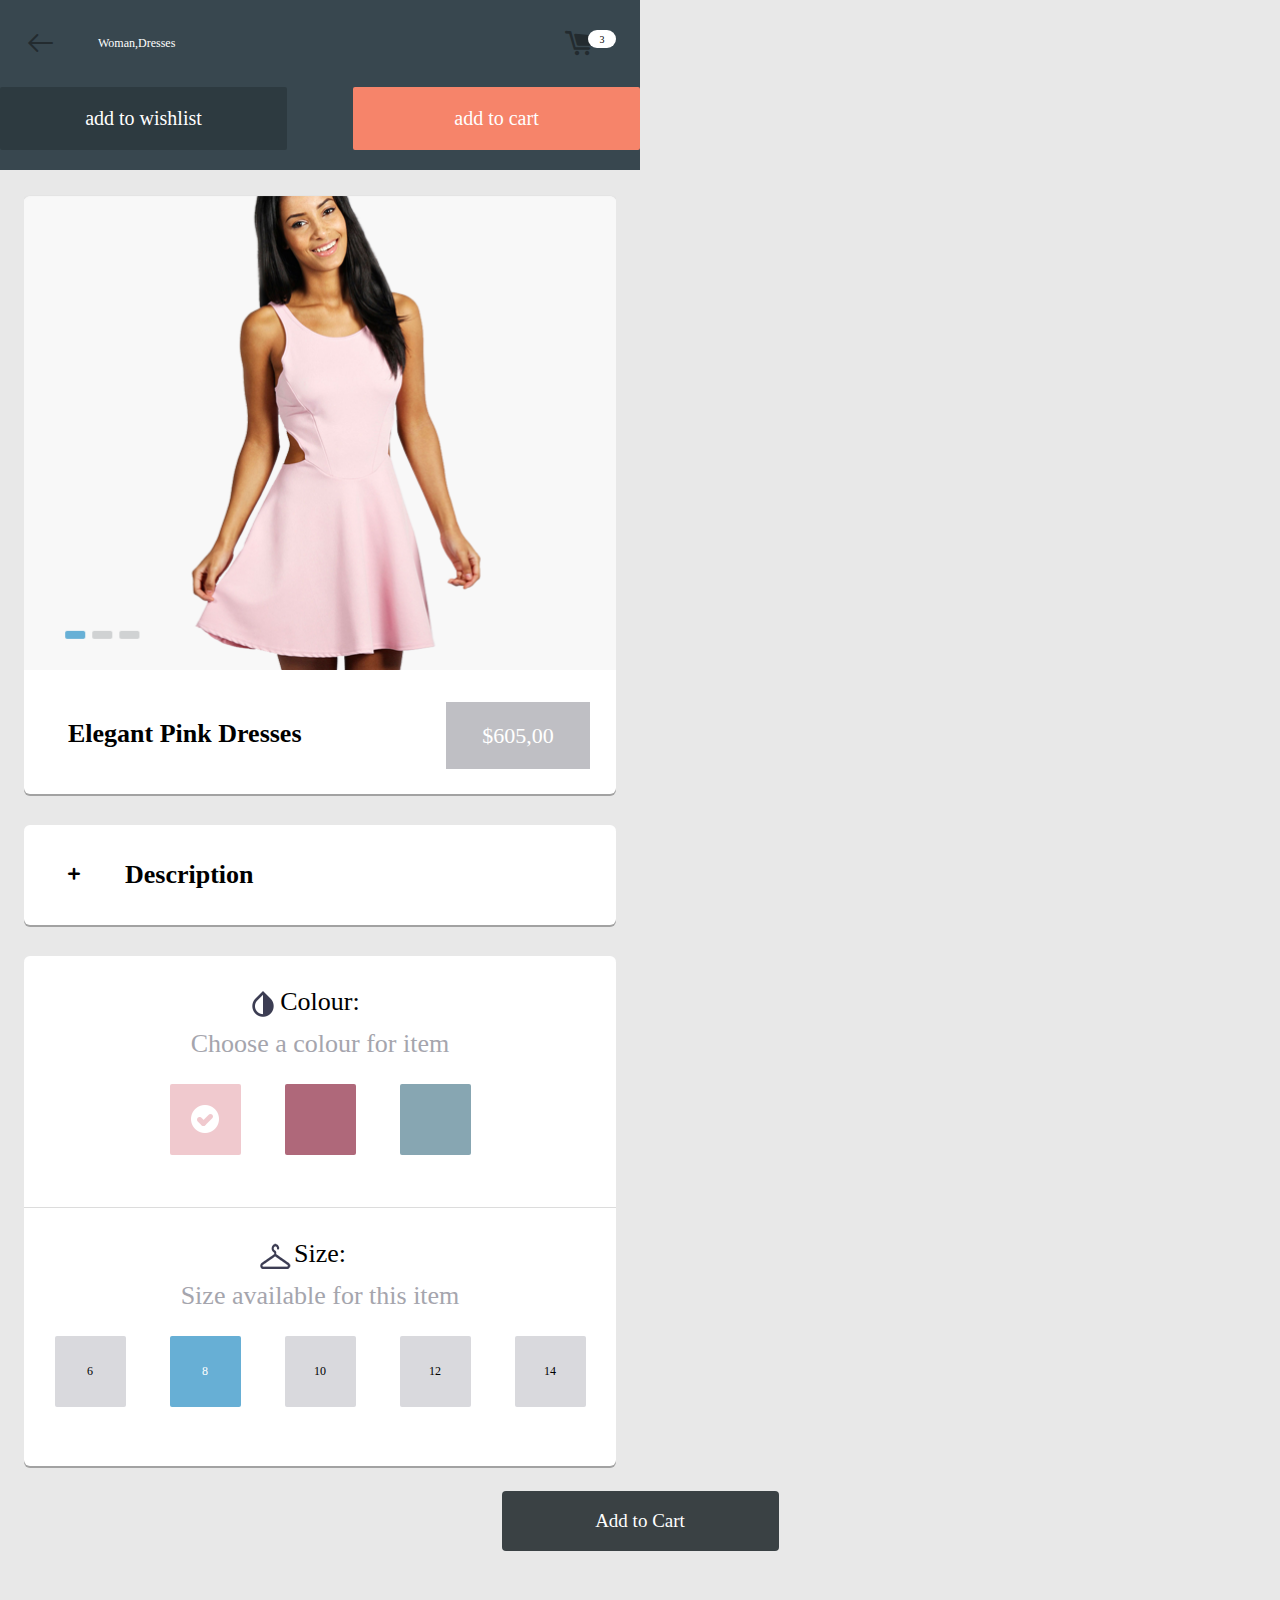
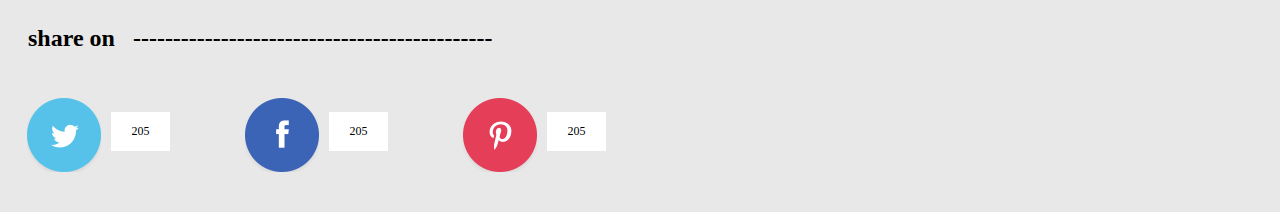
<file: index.html>
<!DOCTYPE html>
<html lang="en">
<head>
    <meta charset="UTF-8">
    <meta name="viewport" content="width=device-width, initial-scale=1.0">
	<meta http-equiv="X-UA-Compatible" content="ie=edge">
    <title>商城</title>
    <link rel="stylesheet" href="css/common.css">
    <link rel="stylesheet" href="css/style.css">
    <link rel="stylesheet" href="font/iconfont.css">
    <script>
        window.onload = window.onresize = function(){
	        var view_width = document.getElementsByTagName('html')[0].getBoundingClientRect().width;
	        var _html = document.getElementsByTagName('html')[0];
	        view_width>640?_html.style.fontSize = 640 / 16 + 'px':_html.style.fontSize = view_width / 16 + 'px';
	    }
    </script>
</head>
<body>
    <header>
        <div class="top clearfix">
            <span class="iconfont fl">&#xe65d;</span>
            <h3 class="fl">Woman,Dresses</h3>
            <span class="iconfont fr" style="margin-right: 0.5rem;">&#xe605;<em>3</em></span>
        </div>
        <div class="bottom clearfix">
            <a href="#" class="fl btn1">add to wishlist</a><a href="#" class="fr btn2">add to cart</a>
        </div>
    </header>
    <div class="bn">
        <div class="banner">
            <div>
                <img src="img/banner.png" alt="">
            </div>
            <div class="text">
                <p class="fl">Elegant Pink Dresses</p>
                <a href="#" class="fr">$605,00</a>
            </div>
        </div>

        <div class="banner1">
            <span class="iconfont fl text">&#xe721;</span>
            <p class="fl">Description</p>
        </div>

        <div class="banner2">
            <div class="top">
                <h3 class="col">
                    Colour:
                </h3>
                <p>Choose a colour for item</p>
                <div class="span"><span class="span1"></span><span class="span2"></span><span class="span3"></span></div>
            </div>
            <div class="bottom">
                <h3 class="size">
                    Size:
                </h3>
                <p>Size available for this item</p>
                <div class="span"><span>6</span><span class="active">8</span><span>10</span><span>12</span><span>14</span></div>
            </div>
        </div>
    </div>
    <div class="add">
        <a href="#">Add to Cart</a>
    </div>
    <footer class="clearfix">
        <h3>share on &nbsp;&nbsp;---------------------------------------------</h3>
        <div class="bottom">
            <ul>
                <li style="margin-left: 0.675rem;">
                    <img src="img/ftt1.png" alt="">
                    <span>205</span>
                </li>
                <li>
                    <img src="img/ftt2.png" alt="">
                    <span>205</span>
                </li>
                <li>
                    <img src="img/ftt3.png" alt="">
                    <span>205</span>
                </li>
            </ul>
        </div>
    </footer>
</body>
</html>
</file>
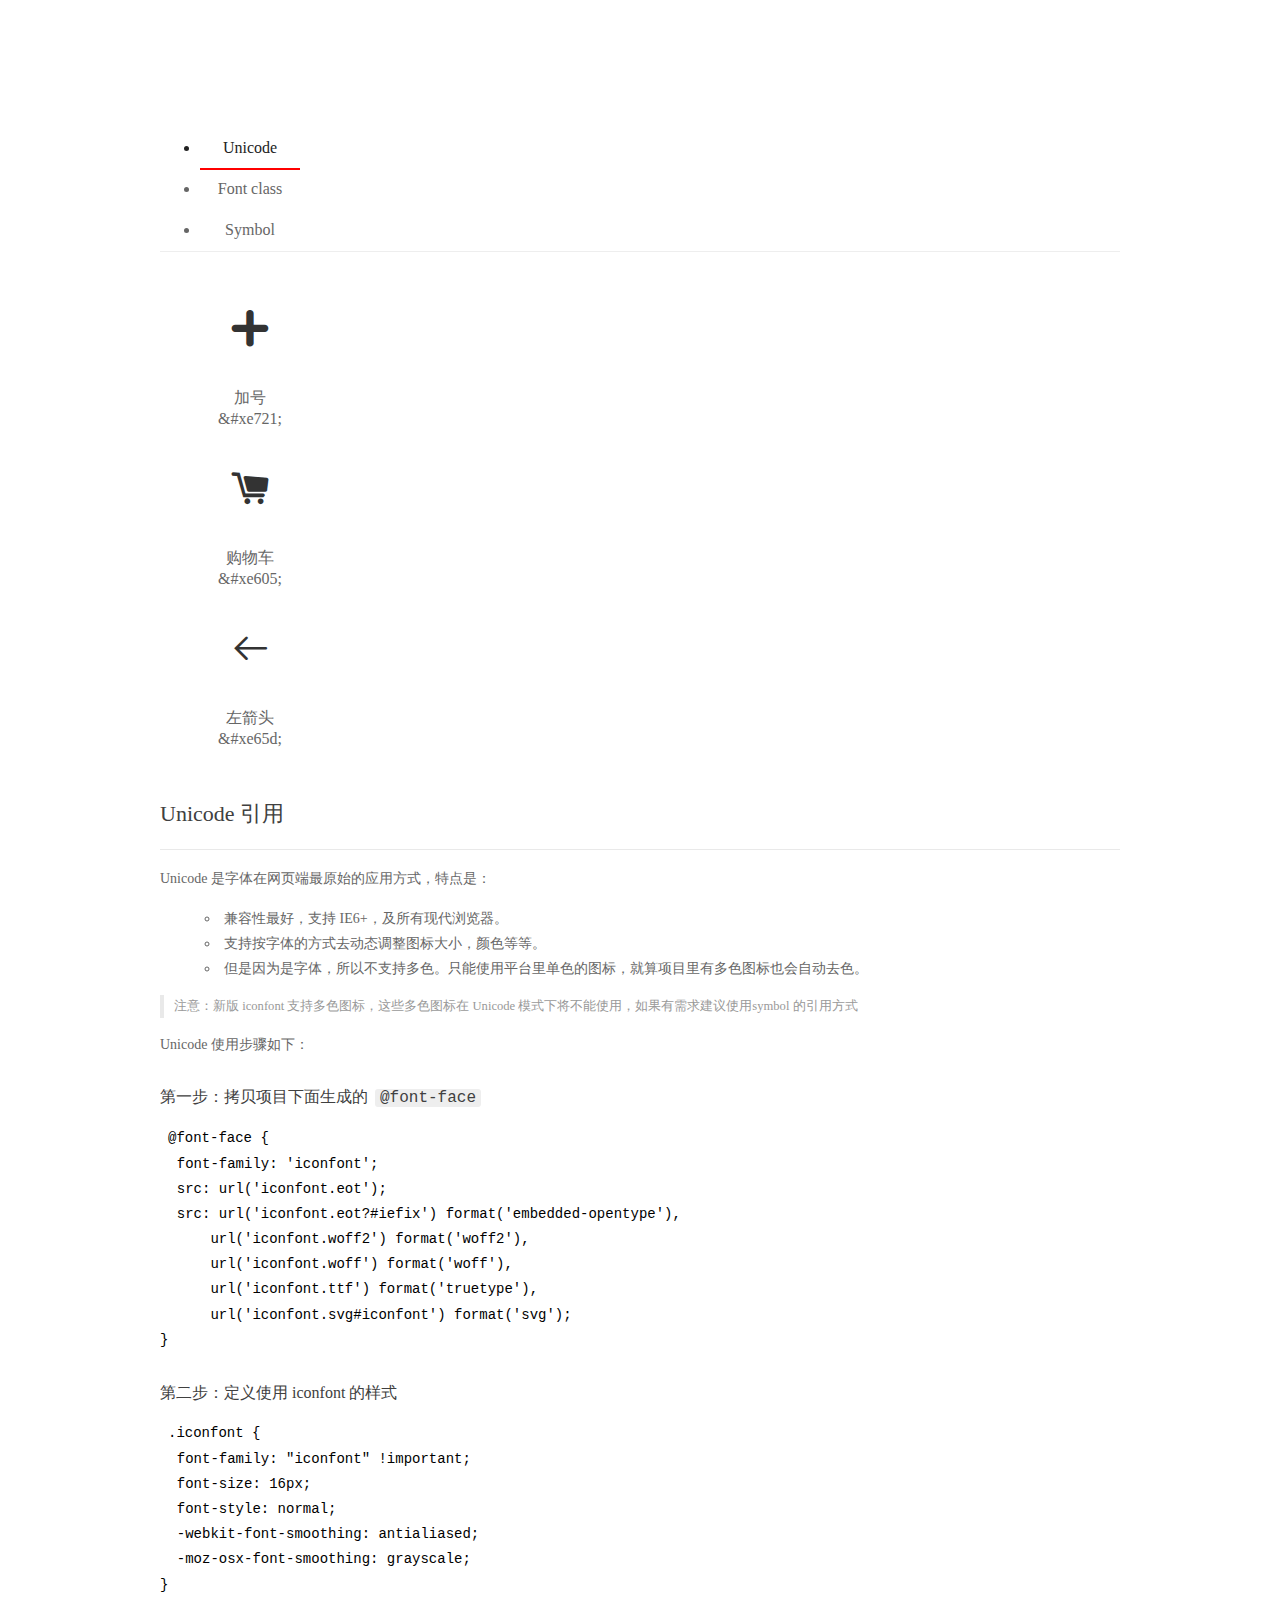
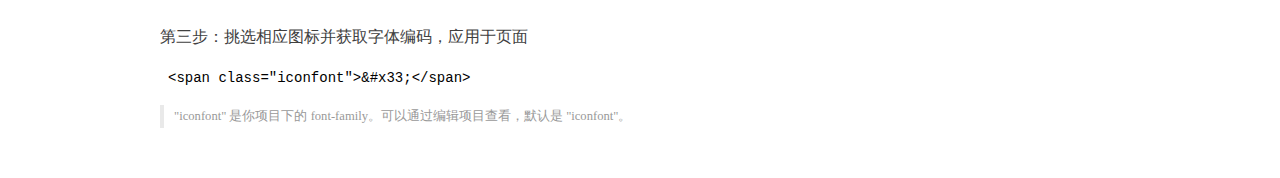
<file: font/demo_index.html>
<!DOCTYPE html>
<html>
<head>
  <meta charset="utf-8"/>
  <title>IconFont Demo</title>
  <link rel="shortcut icon" href="https://img.alicdn.com/tps/i4/TB1_oz6GVXXXXaFXpXXJDFnIXXX-64-64.ico" type="image/x-icon"/>
  <link rel="stylesheet" href="https://g.alicdn.com/thx/cube/1.3.2/cube.min.css">
  <link rel="stylesheet" href="demo.css">
  <link rel="stylesheet" href="iconfont.css">
  <script src="iconfont.js"></script>
  <!-- jQuery -->
  <script src="https://a1.alicdn.com/oss/uploads/2018/12/26/7bfddb60-08e8-11e9-9b04-53e73bb6408b.js"></script>
  <!-- 代码高亮 -->
  <script src="https://a1.alicdn.com/oss/uploads/2018/12/26/a3f714d0-08e6-11e9-8a15-ebf944d7534c.js"></script>
</head>
<body>
  <div class="main">
    <h1 class="logo"><a href="https://www.iconfont.cn/" title="iconfont 首页" target="_blank">&#xe86b;</a></h1>
    <div class="nav-tabs">
      <ul id="tabs" class="dib-box">
        <li class="dib active"><span>Unicode</span></li>
        <li class="dib"><span>Font class</span></li>
        <li class="dib"><span>Symbol</span></li>
      </ul>
      
    </div>
    <div class="tab-container">
      <div class="content unicode" style="display: block;">
          <ul class="icon_lists dib-box">
          
            <li class="dib">
              <span class="icon iconfont">&#xe721;</span>
                <div class="name">加号</div>
                <div class="code-name">&amp;#xe721;</div>
              </li>
          
            <li class="dib">
              <span class="icon iconfont">&#xe605;</span>
                <div class="name">购物车</div>
                <div class="code-name">&amp;#xe605;</div>
              </li>
          
            <li class="dib">
              <span class="icon iconfont">&#xe65d;</span>
                <div class="name">左箭头</div>
                <div class="code-name">&amp;#xe65d;</div>
              </li>
          
          </ul>
          <div class="article markdown">
          <h2 id="unicode-">Unicode 引用</h2>
          <hr>

          <p>Unicode 是字体在网页端最原始的应用方式，特点是：</p>
          <ul>
            <li>兼容性最好，支持 IE6+，及所有现代浏览器。</li>
            <li>支持按字体的方式去动态调整图标大小，颜色等等。</li>
            <li>但是因为是字体，所以不支持多色。只能使用平台里单色的图标，就算项目里有多色图标也会自动去色。</li>
          </ul>
          <blockquote>
            <p>注意：新版 iconfont 支持多色图标，这些多色图标在 Unicode 模式下将不能使用，如果有需求建议使用symbol 的引用方式</p>
          </blockquote>
          <p>Unicode 使用步骤如下：</p>
          <h3 id="-font-face">第一步：拷贝项目下面生成的 <code>@font-face</code></h3>
<pre><code class="language-css"
>@font-face {
  font-family: 'iconfont';
  src: url('iconfont.eot');
  src: url('iconfont.eot?#iefix') format('embedded-opentype'),
      url('iconfont.woff2') format('woff2'),
      url('iconfont.woff') format('woff'),
      url('iconfont.ttf') format('truetype'),
      url('iconfont.svg#iconfont') format('svg');
}
</code></pre>
          <h3 id="-iconfont-">第二步：定义使用 iconfont 的样式</h3>
<pre><code class="language-css"
>.iconfont {
  font-family: "iconfont" !important;
  font-size: 16px;
  font-style: normal;
  -webkit-font-smoothing: antialiased;
  -moz-osx-font-smoothing: grayscale;
}
</code></pre>
          <h3 id="-">第三步：挑选相应图标并获取字体编码，应用于页面</h3>
<pre>
<code class="language-html"
>&lt;span class="iconfont"&gt;&amp;#x33;&lt;/span&gt;
</code></pre>
          <blockquote>
            <p>"iconfont" 是你项目下的 font-family。可以通过编辑项目查看，默认是 "iconfont"。</p>
          </blockquote>
          </div>
      </div>
      <div class="content font-class">
        <ul class="icon_lists dib-box">
          
          <li class="dib">
            <span class="icon iconfont icon-jiahao"></span>
            <div class="name">
              加号
            </div>
            <div class="code-name">.icon-jiahao
            </div>
          </li>
          
          <li class="dib">
            <span class="icon iconfont icon-gouwuche"></span>
            <div class="name">
              购物车
            </div>
            <div class="code-name">.icon-gouwuche
            </div>
          </li>
          
          <li class="dib">
            <span class="icon iconfont icon-arrowLeft"></span>
            <div class="name">
              左箭头
            </div>
            <div class="code-name">.icon-arrowLeft
            </div>
          </li>
          
        </ul>
        <div class="article markdown">
        <h2 id="font-class-">font-class 引用</h2>
        <hr>

        <p>font-class 是 Unicode 使用方式的一种变种，主要是解决 Unicode 书写不直观，语意不明确的问题。</p>
        <p>与 Unicode 使用方式相比，具有如下特点：</p>
        <ul>
          <li>兼容性良好，支持 IE8+，及所有现代浏览器。</li>
          <li>相比于 Unicode 语意明确，书写更直观。可以很容易分辨这个 icon 是什么。</li>
          <li>因为使用 class 来定义图标，所以当要替换图标时，只需要修改 class 里面的 Unicode 引用。</li>
          <li>不过因为本质上还是使用的字体，所以多色图标还是不支持的。</li>
        </ul>
        <p>使用步骤如下：</p>
        <h3 id="-fontclass-">第一步：引入项目下面生成的 fontclass 代码：</h3>
<pre><code class="language-html">&lt;link rel="stylesheet" href="./iconfont.css"&gt;
</code></pre>
        <h3 id="-">第二步：挑选相应图标并获取类名，应用于页面：</h3>
<pre><code class="language-html">&lt;span class="iconfont icon-xxx"&gt;&lt;/span&gt;
</code></pre>
        <blockquote>
          <p>"
            iconfont" 是你项目下的 font-family。可以通过编辑项目查看，默认是 "iconfont"。</p>
        </blockquote>
      </div>
      </div>
      <div class="content symbol">
          <ul class="icon_lists dib-box">
          
            <li class="dib">
                <svg class="icon svg-icon" aria-hidden="true">
                  <use xlink:href="#icon-jiahao"></use>
                </svg>
                <div class="name">加号</div>
                <div class="code-name">#icon-jiahao</div>
            </li>
          
            <li class="dib">
                <svg class="icon svg-icon" aria-hidden="true">
                  <use xlink:href="#icon-gouwuche"></use>
                </svg>
                <div class="name">购物车</div>
                <div class="code-name">#icon-gouwuche</div>
            </li>
          
            <li class="dib">
                <svg class="icon svg-icon" aria-hidden="true">
                  <use xlink:href="#icon-arrowLeft"></use>
                </svg>
                <div class="name">左箭头</div>
                <div class="code-name">#icon-arrowLeft</div>
            </li>
          
          </ul>
          <div class="article markdown">
          <h2 id="symbol-">Symbol 引用</h2>
          <hr>

          <p>这是一种全新的使用方式，应该说这才是未来的主流，也是平台目前推荐的用法。相关介绍可以参考这篇<a href="">文章</a>
            这种用法其实是做了一个 SVG 的集合，与另外两种相比具有如下特点：</p>
          <ul>
            <li>支持多色图标了，不再受单色限制。</li>
            <li>通过一些技巧，支持像字体那样，通过 <code>font-size</code>, <code>color</code> 来调整样式。</li>
            <li>兼容性较差，支持 IE9+，及现代浏览器。</li>
            <li>浏览器渲染 SVG 的性能一般，还不如 png。</li>
          </ul>
          <p>使用步骤如下：</p>
          <h3 id="-symbol-">第一步：引入项目下面生成的 symbol 代码：</h3>
<pre><code class="language-html">&lt;script src="./iconfont.js"&gt;&lt;/script&gt;
</code></pre>
          <h3 id="-css-">第二步：加入通用 CSS 代码（引入一次就行）：</h3>
<pre><code class="language-html">&lt;style&gt;
.icon {
  width: 1em;
  height: 1em;
  vertical-align: -0.15em;
  fill: currentColor;
  overflow: hidden;
}
&lt;/style&gt;
</code></pre>
          <h3 id="-">第三步：挑选相应图标并获取类名，应用于页面：</h3>
<pre><code class="language-html">&lt;svg class="icon" aria-hidden="true"&gt;
  &lt;use xlink:href="#icon-xxx"&gt;&lt;/use&gt;
&lt;/svg&gt;
</code></pre>
          </div>
      </div>

    </div>
  </div>
  <script>
  $(document).ready(function () {
      $('.tab-container .content:first').show()

      $('#tabs li').click(function (e) {
        var tabContent = $('.tab-container .content')
        var index = $(this).index()

        if ($(this).hasClass('active')) {
          return
        } else {
          $('#tabs li').removeClass('active')
          $(this).addClass('active')

          tabContent.hide().eq(index).fadeIn()
        }
      })
    })
  </script>
</body>
</html>
</file>
<file: css/common.css>
@charset "utf-8";
body,ul,ol,h1,h2,h3,h4,h5,h6,p{margin: 0;padding: 0;}
ul,ol{list-style: none;}
img{vertical-align: top;}
a{text-decoration: none;}
em{font-style:normal}
.clearfix:after{content: "";display: block;clear: both;}
.fl{
    float: left;
}
.fr{
    float: right;
}
</file>
<file: css/style.css>
@charset "utf-8";
body{
    background-color: #E8E8E8;
}
header{
    width: 16rem;
    height: 4.25rem;
    background-color: #38474F;
}
header .top{
    width: 14.775rem;
    height: 2.175rem;
    line-height: 2.175rem;
    margin-left: 0.6rem;
}
header .top span{
    font-size: 0.8rem;
    color: #232B2F;
    position: relative;
}
header .top h3{
    font-size: 0.3rem;
    color: white;
    font-weight: normal;
    margin-left: 1.05rem;
}
header .top span em{
    position: absolute;
    left: 0.625rem;top: 0.75rem;
    width: 0.7rem;
    font-size: 0.25rem;
    height: 0.45rem;
    display: inline-block;
    background-color: white;
    color: black;
    line-height: 0.45rem;
    text-align: center;
    border-radius: 0.225rem;
}
header .bootom{
    margin-top: 0.15rem;
    width: 14.75rem;
    margin-left: 0.6rem;
}
header .bottom a{
    display: inline-block;
    width: 7.175rem;
    height: 1.575rem;
    line-height: 1.575rem;
    text-align: center;
    color: white;
    font-size: 0.5rem;
    border-radius: 0.05rem;
}
header .bottom .btn1{background-color: #2D3A40;}
header .bottom .btn2{background-color: #F6846A;}
.bn{
    margin: 0.625rem 0rem 0.6rem 0.6rem;
}
.banner{
    width: 14.8rem;
    border-radius: 0.15rem;
    box-shadow: 0 0.05rem rgba(0, 0, 0, .3);
    background-color: white;
}
.banner img{
    width: 14.8rem;
}
.banner .text{
    height: 3rem;
    line-height: 3rem;
}
.banner .text p{
    font-size: 0.65rem;
    margin-left: 1.1rem;
    color: black;
    line-height: 3rem;
    font-weight: bold;
}
.banner .text a{
    width: 3.6rem;
    height: 1.675rem;
    line-height: 1.675rem;
    display: inline-block;
    background-color: #BFBFC4;
    font-size: 0.55rem;
    text-align: center;
    margin-top: 0.7rem;
    margin-right: 0.65rem;
    color: #FFFFFF;
}
.banner1{
    margin-top: 0.775rem;
    width: 14.8rem;
    height: 2.5rem;
    line-height: 2.475rem;
    border-radius: 0.15rem;
    box-shadow: 0 0.05rem rgba(0, 0, 0, .3);
    background-color: white;
}
.banner1 p{
    font-size: 0.65rem;
    color: black;
    font-weight: bold;
}
.banner1 span{
    font-size: 0.35rem;
    margin-left: 1.075rem;
    margin-right: 1.1rem;
}
.banner2{
    margin-top: 0.775rem;
    width: 14.8rem;
    height: 12.75rem;
    border-radius: 0.15rem;
    box-shadow: 0 0.05rem rgba(0, 0, 0, .3);
    background-color: white;
    box-sizing: border-box;
}
.banner2 h3{
    font-size: 0.65rem;
    text-align: center;
    color: black;
    padding-top: 0.775rem;
    font-weight: normal;
}
.banner2 p{
    font-size: 0.65rem;
    color: #A5A5AD;
    text-align: center;
    padding-top: 0.3rem;
    padding-bottom: 0.625rem;
}
.banner2 .span{
    text-align: center;
}
.banner2 .span span{
    width: 1.775rem;
    height: 1.775rem;
    display: inline-block;
    background-color: #D9D9DD;
    margin: 0rem 0.55rem;
    text-align: center;
    line-height: 1.775rem;
    font-size: 0.3rem;
    border-radius: 0.05rem;
}
.banner2 .span .span1{
    background: url(../img/duigou.png) no-repeat center center;
    background-color: #F0C9CE;
    background-size: 0.7rem 0.7rem;
}
.banner2 .span .span2{
    background-color: #AF687A;

}
.banner2 .span .span3{
    background-color:#87A6B2;

}
.banner2 .span .active{
    background-color: #67AFD5;
    color: white;
}
.banner2 .span span:hover{
    background-color: #67AFD5;
    color: white;
}
.banner2 .top{
    height: 6.275rem;
    border-bottom: 1px solid #DCDCDC;
}
.banner2 .bottom{
    height:6.275rem;
}
.banner2 .top .col {
    background: url(../img/\ colour.png) no-repeat 5.7rem 0.875rem;
    background-size: 0.55rem 0.65rem;
}
.banner2 .bottom .size {
    background: url(../img/size.png) no-repeat 5.9rem 0.875rem;
    background-size: 0.775rem 0.65rem;
}
.add{
    text-align: center;
}
.add a{
    width: 6.925rem;
    display: inline-block;
    height: 1.5rem;
    line-height: 1.5rem;
    text-align: center;
    color: white;
    font-size: 0.475rem;
    background-color: #3A4144;
    border-radius: 0.1rem;
}
footer h3{
    margin-top: 1.85rem;
    font-size: 0.6rem;
    margin-left: 0.7rem;
}
footer .bottom ul{
    margin-top: 1.15rem;
}
footer .bottom ul li img{
    width: 1.85rem;
    height: 1.85rem;
}
footer .bottom ul li{
    float: left;
    width: 3.95rem;
    margin-left: 1.5rem;
    padding-bottom: 1rem;
}
footer .bottom ul li span{
    width: 1.475rem;
    display: inline-block;
    height: 0.975rem;
    background-color: white;
    color: black;
    font-size: 0.3rem;
    line-height: 0.975rem;
    text-align: center;
}
</file>
<file: font/iconfont.css>
@font-face {font-family: "iconfont";
  src: url('iconfont.eot?t=1608622557087'); /* IE9 */
  src: url('iconfont.eot?t=1608622557087#iefix') format('embedded-opentype'), /* IE6-IE8 */
  url('[data-uri]') format('woff2'),
  url('iconfont.woff?t=1608622557087') format('woff'),
  url('iconfont.ttf?t=1608622557087') format('truetype'), /* chrome, firefox, opera, Safari, Android, iOS 4.2+ */
  url('iconfont.svg?t=1608622557087#iconfont') format('svg'); /* iOS 4.1- */
}

.iconfont {
  font-family: "iconfont" !important;
  font-style: normal;
  -webkit-font-smoothing: antialiased;
  -moz-osx-font-smoothing: grayscale;
}

.icon-jiahao:before {
  content: "\e721";
}

.icon-gouwuche:before {
  content: "\e605";
}

.icon-arrowLeft:before {
  content: "\e65d";
}
</file>
<file: font/demo.css>
/* Logo 字体 */
@font-face {
  font-family: "iconfont logo";
  src: url('https://at.alicdn.com/t/font_985780_km7mi63cihi.eot?t=1545807318834');
  src: url('https://at.alicdn.com/t/font_985780_km7mi63cihi.eot?t=1545807318834#iefix') format('embedded-opentype'),
    url('https://at.alicdn.com/t/font_985780_km7mi63cihi.woff?t=1545807318834') format('woff'),
    url('https://at.alicdn.com/t/font_985780_km7mi63cihi.ttf?t=1545807318834') format('truetype'),
    url('https://at.alicdn.com/t/font_985780_km7mi63cihi.svg?t=1545807318834#iconfont') format('svg');
}

.logo {
  font-family: "iconfont logo";
  font-size: 160px;
  font-style: normal;
  -webkit-font-smoothing: antialiased;
  -moz-osx-font-smoothing: grayscale;
}

/* tabs */
.nav-tabs {
  position: relative;
}

.nav-tabs .nav-more {
  position: absolute;
  right: 0;
  bottom: 0;
  height: 42px;
  line-height: 42px;
  color: #666;
}

#tabs {
  border-bottom: 1px solid #eee;
}

#tabs li {
  cursor: pointer;
  width: 100px;
  height: 40px;
  line-height: 40px;
  text-align: center;
  font-size: 16px;
  border-bottom: 2px solid transparent;
  position: relative;
  z-index: 1;
  margin-bottom: -1px;
  color: #666;
}


#tabs .active {
  border-bottom-color: #f00;
  color: #222;
}

.tab-container .content {
  display: none;
}

/* 页面布局 */
.main {
  padding: 30px 100px;
  width: 960px;
  margin: 0 auto;
}

.main .logo {
  color: #333;
  text-align: left;
  margin-bottom: 30px;
  line-height: 1;
  height: 110px;
  margin-top: -50px;
  overflow: hidden;
  *zoom: 1;
}

.main .logo a {
  font-size: 160px;
  color: #333;
}

.helps {
  margin-top: 40px;
}

.helps pre {
  padding: 20px;
  margin: 10px 0;
  border: solid 1px #e7e1cd;
  background-color: #fffdef;
  overflow: auto;
}

.icon_lists {
  width: 100% !important;
  overflow: hidden;
  *zoom: 1;
}

.icon_lists li {
  width: 100px;
  margin-bottom: 10px;
  margin-right: 20px;
  text-align: center;
  list-style: none !important;
  cursor: default;
}

.icon_lists li .code-name {
  line-height: 1.2;
}

.icon_lists .icon {
  display: block;
  height: 100px;
  line-height: 100px;
  font-size: 42px;
  margin: 10px auto;
  color: #333;
  -webkit-transition: font-size 0.25s linear, width 0.25s linear;
  -moz-transition: font-size 0.25s linear, width 0.25s linear;
  transition: font-size 0.25s linear, width 0.25s linear;
}

.icon_lists .icon:hover {
  font-size: 100px;
}

.icon_lists .svg-icon {
  /* 通过设置 font-size 来改变图标大小 */
  width: 1em;
  /* 图标和文字相邻时，垂直对齐 */
  vertical-align: -0.15em;
  /* 通过设置 color 来改变 SVG 的颜色/fill */
  fill: currentColor;
  /* path 和 stroke 溢出 viewBox 部分在 IE 下会显示
      normalize.css 中也包含这行 */
  overflow: hidden;
}

.icon_lists li .name,
.icon_lists li .code-name {
  color: #666;
}

/* markdown 样式 */
.markdown {
  color: #666;
  font-size: 14px;
  line-height: 1.8;
}

.highlight {
  line-height: 1.5;
}

.markdown img {
  vertical-align: middle;
  max-width: 100%;
}

.markdown h1 {
  color: #404040;
  font-weight: 500;
  line-height: 40px;
  margin-bottom: 24px;
}

.markdown h2,
.markdown h3,
.markdown h4,
.markdown h5,
.markdown h6 {
  color: #404040;
  margin: 1.6em 0 0.6em 0;
  font-weight: 500;
  clear: both;
}

.markdown h1 {
  font-size: 28px;
}

.markdown h2 {
  font-size: 22px;
}

.markdown h3 {
  font-size: 16px;
}

.markdown h4 {
  font-size: 14px;
}

.markdown h5 {
  font-size: 12px;
}

.markdown h6 {
  font-size: 12px;
}

.markdown hr {
  height: 1px;
  border: 0;
  background: #e9e9e9;
  margin: 16px 0;
  clear: both;
}

.markdown p {
  margin: 1em 0;
}

.markdown>p,
.markdown>blockquote,
.markdown>.highlight,
.markdown>ol,
.markdown>ul {
  width: 80%;
}

.markdown ul>li {
  list-style: circle;
}

.markdown>ul li,
.markdown blockquote ul>li {
  margin-left: 20px;
  padding-left: 4px;
}

.markdown>ul li p,
.markdown>ol li p {
  margin: 0.6em 0;
}

.markdown ol>li {
  list-style: decimal;
}

.markdown>ol li,
.markdown blockquote ol>li {
  margin-left: 20px;
  padding-left: 4px;
}

.markdown code {
  margin: 0 3px;
  padding: 0 5px;
  background: #eee;
  border-radius: 3px;
}

.markdown strong,
.markdown b {
  font-weight: 600;
}

.markdown>table {
  border-collapse: collapse;
  border-spacing: 0px;
  empty-cells: show;
  border: 1px solid #e9e9e9;
  width: 95%;
  margin-bottom: 24px;
}

.markdown>table th {
  white-space: nowrap;
  color: #333;
  font-weight: 600;
}

.markdown>table th,
.markdown>table td {
  border: 1px solid #e9e9e9;
  padding: 8px 16px;
  text-align: left;
}

.markdown>table th {
  background: #F7F7F7;
}

.markdown blockquote {
  font-size: 90%;
  color: #999;
  border-left: 4px solid #e9e9e9;
  padding-left: 0.8em;
  margin: 1em 0;
}

.markdown blockquote p {
  margin: 0;
}

.markdown .anchor {
  opacity: 0;
  transition: opacity 0.3s ease;
  margin-left: 8px;
}

.markdown .waiting {
  color: #ccc;
}

.markdown h1:hover .anchor,
.markdown h2:hover .anchor,
.markdown h3:hover .anchor,
.markdown h4:hover .anchor,
.markdown h5:hover .anchor,
.markdown h6:hover .anchor {
  opacity: 1;
  display: inline-block;
}

.markdown>br,
.markdown>p>br {
  clear: both;
}


.hljs {
  display: block;
  background: white;
  padding: 0.5em;
  color: #333333;
  overflow-x: auto;
}

.hljs-comment,
.hljs-meta {
  color: #969896;
}

.hljs-string,
.hljs-variable,
.hljs-template-variable,
.hljs-strong,
.hljs-emphasis,
.hljs-quote {
  color: #df5000;
}

.hljs-keyword,
.hljs-selector-tag,
.hljs-type {
  color: #a71d5d;
}

.hljs-literal,
.hljs-symbol,
.hljs-bullet,
.hljs-attribute {
  color: #0086b3;
}

.hljs-section,
.hljs-name {
  color: #63a35c;
}

.hljs-tag {
  color: #333333;
}

.hljs-title,
.hljs-attr,
.hljs-selector-id,
.hljs-selector-class,
.hljs-selector-attr,
.hljs-selector-pseudo {
  color: #795da3;
}

.hljs-addition {
  color: #55a532;
  background-color: #eaffea;
}

.hljs-deletion {
  color: #bd2c00;
  background-color: #ffecec;
}

.hljs-link {
  text-decoration: underline;
}

/* 代码高亮 */
/* PrismJS 1.15.0
https://prismjs.com/download.html#themes=prism&languages=markup+css+clike+javascript */
/**
 * prism.js default theme for JavaScript, CSS and HTML
 * Based on dabblet (http://dabblet.com)
 * @author Lea Verou
 */
code[class*="language-"],
pre[class*="language-"] {
  color: black;
  background: none;
  text-shadow: 0 1px white;
  font-family: Consolas, Monaco, 'Andale Mono', 'Ubuntu Mono', monospace;
  text-align: left;
  white-space: pre;
  word-spacing: normal;
  word-break: normal;
  word-wrap: normal;
  line-height: 1.5;

  -moz-tab-size: 4;
  -o-tab-size: 4;
  tab-size: 4;

  -webkit-hyphens: none;
  -moz-hyphens: none;
  -ms-hyphens: none;
  hyphens: none;
}

pre[class*="language-"]::-moz-selection,
pre[class*="language-"] ::-moz-selection,
code[class*="language-"]::-moz-selection,
code[class*="language-"] ::-moz-selection {
  text-shadow: none;
  background: #b3d4fc;
}

pre[class*="language-"]::selection,
pre[class*="language-"] ::selection,
code[class*="language-"]::selection,
code[class*="language-"] ::selection {
  text-shadow: none;
  background: #b3d4fc;
}

@media print {

  code[class*="language-"],
  pre[class*="language-"] {
    text-shadow: none;
  }
}

/* Code blocks */
pre[class*="language-"] {
  padding: 1em;
  margin: .5em 0;
  overflow: auto;
}

:not(pre)>code[class*="language-"],
pre[class*="language-"] {
  background: #f5f2f0;
}

/* Inline code */
:not(pre)>code[class*="language-"] {
  padding: .1em;
  border-radius: .3em;
  white-space: normal;
}

.token.comment,
.token.prolog,
.token.doctype,
.token.cdata {
  color: slategray;
}

.token.punctuation {
  color: #999;
}

.namespace {
  opacity: .7;
}

.token.property,
.token.tag,
.token.boolean,
.token.number,
.token.constant,
.token.symbol,
.token.deleted {
  color: #905;
}

.token.selector,
.token.attr-name,
.token.string,
.token.char,
.token.builtin,
.token.inserted {
  color: #690;
}

.token.operator,
.token.entity,
.token.url,
.language-css .token.string,
.style .token.string {
  color: #9a6e3a;
  background: hsla(0, 0%, 100%, .5);
}

.token.atrule,
.token.attr-value,
.token.keyword {
  color: #07a;
}

.token.function,
.token.class-name {
  color: #DD4A68;
}

.token.regex,
.token.important,
.token.variable {
  color: #e90;
}

.token.important,
.token.bold {
  font-weight: bold;
}

.token.italic {
  font-style: italic;
}

.token.entity {
  cursor: help;
}
</file>
